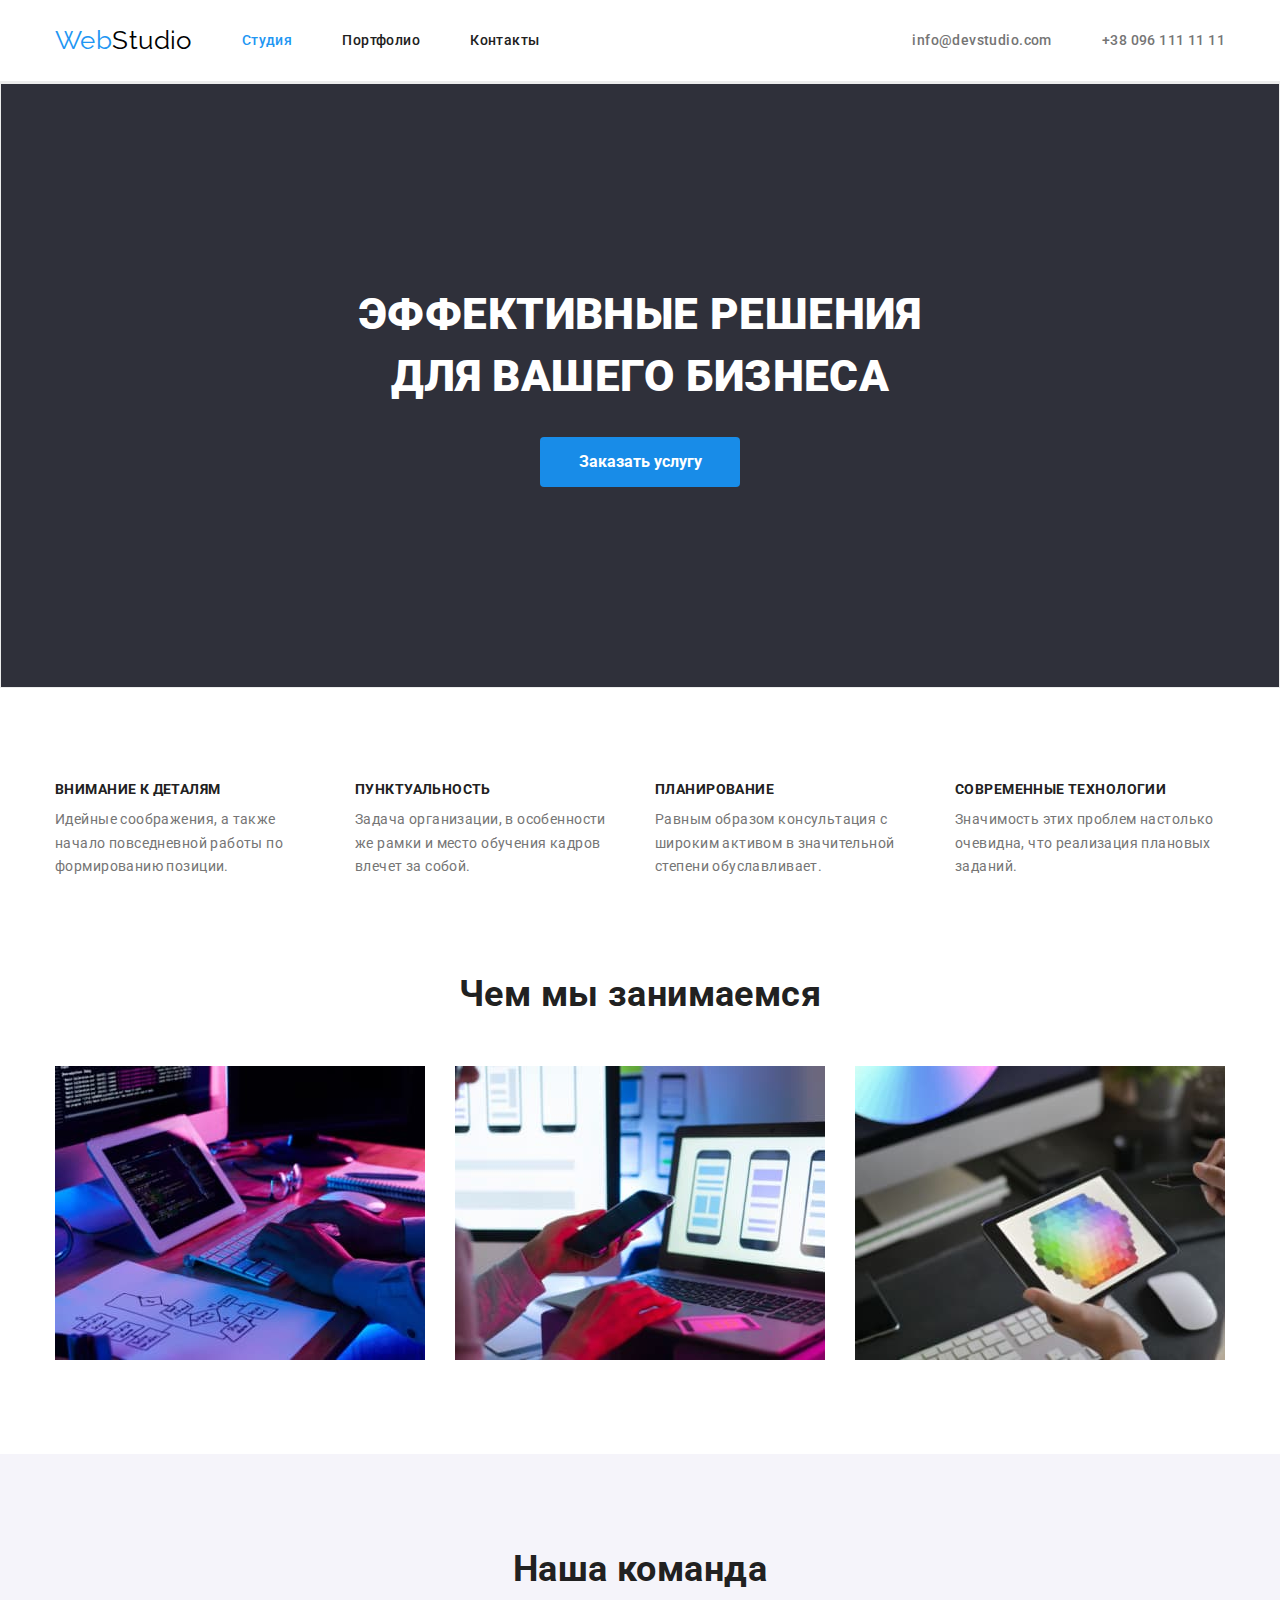
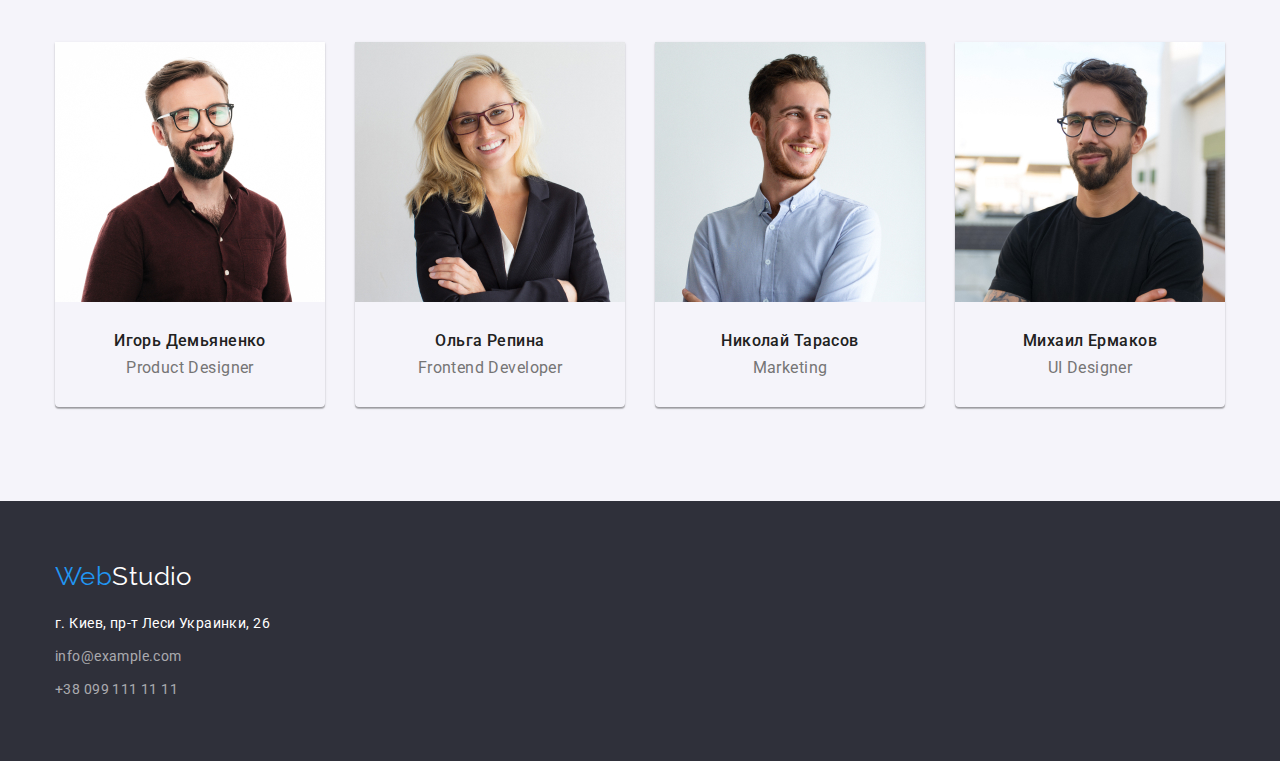
<file: index.html>
<!DOCTYPE html>
<html lang="ru">
  <head>
    <meta charset="UTF-8" />
    <meta http-equiv="X-UA-Compatible" content="IE=edge" />
    <meta name="viewport" content="width=device-width, initial-scale=1.0" />
    <title>Студия</title>
    <link rel="preconnect" href="https://fonts.googleapis.com" />
    <link rel="preconnect" href="https://fonts.gstatic.com" crossorigin />
    <link
      href="https://fonts.googleapis.com/css2?family=Raleway:wght@700&family=Roboto:wght@400;500;700;900&display=swap"
      rel="stylesheet"
    />
    <link
      rel="stylesheet"
      href="https://cdnjs.cloudflare.com/ajax/libs/modern-normalize/1.1.0/modern-normalize.min.css"
    />
    <link rel="stylesheet" href="./css/styles.css" />
  </head>
  <body class="body">
    <!--шапка профиля-->
    <header class="header">
      <div class="container header-container">
        <nav class="main-nav">
          <a href="./index.html" class="logo"
            ><span class="accent">Web</span>Studio</a
          >
          <ul class="site-nav list">
            <li class="item">
              <a href="./index.html" class="link-current link">Студия</a>
            </li>
            <li class="item">
              <a href="./portfolio.html" class="link"> Портфолио</a>
            </li>
            <li class="item"><a href="" class="link">Контакты</a></li>
          </ul>
        </nav>
        <ul class="auth-nav list">
          <li class="item">
            <a href="mailto:info@devstudio.com" class="mail"
              >info@devstudio.com</a
            >
          </li>
          <li class="item">
            <a href="tel:+380961111111" class="phone">+38 096 111 11 11</a>
          </li>
        </ul>
      </div>
    </header>
    <!--Герой-->
    <main>
      <section class="hero">
        <div class="container hero-container">
          <h1 class="hero-title">
            ЭФФЕКТИВНЫЕ РЕШЕНИЯ<br />
            ДЛЯ ВАШЕГО БИЗНЕСА
          </h1>
          <button type="button" class="hero-button">Заказать услугу</button>
        </div>
      </section>
      <!--Особенности-->
      <section class="section-feature">
        <div class="container">
          <ul class="feature-list list">
            <li class="item">
              <h3 class="title">Внимание к деталям</h3>
              <p>
                Идейные соображения, а также начало повседневной работы по
                формированию позиции.
              </p>
            </li>
            <li class="item">
              <h3 class="title">Пунктуальность</h3>
              <p>
                Задача организации, в особенности же рамки и место обучения
                кадров влечет за собой.
              </p>
            </li>
            <li class="item">
              <h3 class="title">Планирование</h3>
              <p>
                Равным образом консультация с широким активом в значительной
                степени обуславливает.
              </p>
            </li>
            <li class="item">
              <h3 class="title">Современные технологии</h3>
              <p>
                Значимость этих проблем настолько очевидна, что реализация
                плановых заданий.
              </p>
            </li>
          </ul>
        </div>
      </section>
      <!--чем мы занимаемся-->
      <section class="section works">
        <div class="container works-container">
          <h2 class="works-title">Чем мы занимаемся</h2>
          <ul class="works-list list">
            <li>
              <img
                src="./images-studio/box1.jpg"
                alt="создание сайтов"
                width="370"
                height="294"
              />
            </li>
            <li>
              <img
                src="./images-studio/box2.jpg"
                alt="десктоп версия"
                width="370"
                height="294"
              />
            </li>
            <li>
              <img
                src="./images-studio/box3.jpg"
                alt="мобильная игры"
                width="370"
                height="294"
              />
            </li>
          </ul>
        </div>
      </section>
      <!--наша команда-->

      <section class="section team">
        <div class="container team-container">
          <h2 class="team-title">Наша команда</h2>
          <ul class="team-list list">
            <li class="team-card">
              <img
                src="./images-studio/1.jpg"
                alt="мужчина в очках"
                width="270"
              />
              <div class="team-wrap">
                <h3 class="team-item">Игорь Демьяненко</h3>
                <p class="description">Product Designer</p>
              </div>
            </li>
            <li class="team-card">
              <img
                src="./images-studio/2.jpg"
                alt="девушка блондинка"
                width="270"
              />
              <div class="team-wrap">
                <h3 class="team-item">Ольга Репина</h3>
                <p class="description">Frontend Developer</p>
              </div>
            </li>
            <li class="team-card">
              <img
                src="./images-studio/3.jpg"
                alt="парень в рубашке"
                width="270"
              />
              <div class="team-wrap">
                <h3 class="team-item">Николай Тарасов</h3>
                <p class="description">Marketing</p>
              </div>
            </li>
            <li class="team-card">
              <img
                src="./images-studio/4.jpg"
                alt="мужчина в очках"
                width="270"
              />
              <div class="team-wrap">
                <h3 class="team-item">Михаил Ермаков</h3>
                <p class="description">UI Designer</p>
              </div>
            </li>
          </ul>
        </div>
      </section>
    </main>
    <!-- подвал-->
    <footer class="footer">
      <div class="container">
        <a href="/" class="logo"><span class="accent">Web</span>Studio</a>
        <address>
          <p class="footer-address">г. Киев, пр-т Леси Украинки, 26</p>
          <a href="mailto:info@example.com" class="footer-mail"
            >info@example.com</a
          >
          <a href="tel:+380991111111" class="footer-phone">+38 099 111 11 11</a>
        </address>
      </div>
    </footer>
  </body>
</html>
</file>
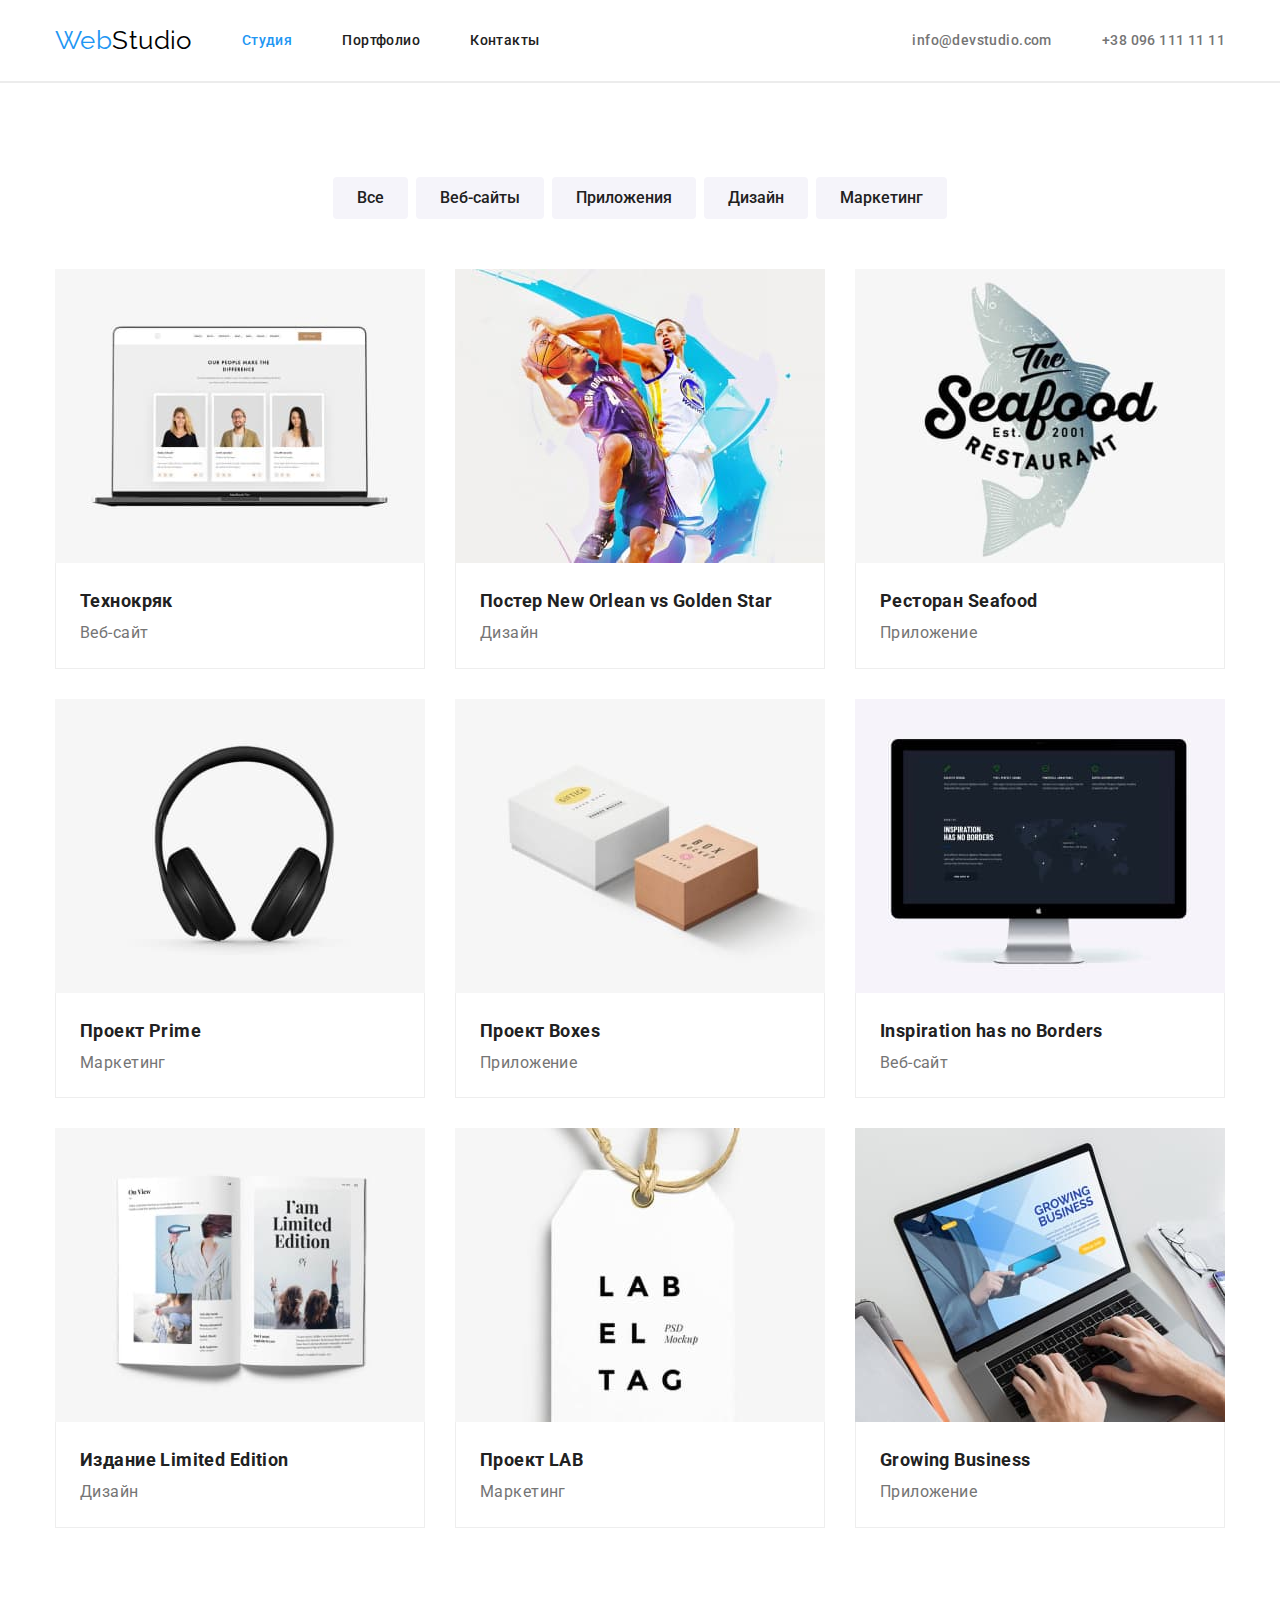
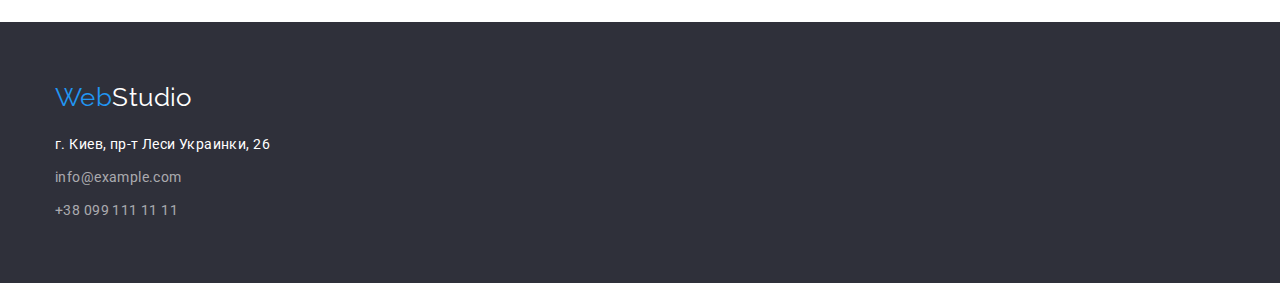
<file: portfolio.html>
<!DOCTYPE html>
<html lang="ru">
  <head>
    <meta charset="UTF-8" />
    <meta http-equiv="X-UA-Compatible" content="IE=edge" />
    <meta name="viewport" content="width=device-width, initial-scale=1.0" />
    <title>Портфолио</title>
    <link rel="preconnect" href="https://fonts.googleapis.com" />
    <link rel="preconnect" href="https://fonts.gstatic.com" crossorigin />
    <link
      href="https://fonts.googleapis.com/css2?family=Raleway:wght@700&family=Roboto:wght@400;500;700;900&display=swap"
      rel="stylesheet"
    />
    <link
      rel="stylesheet"
      href="https://cdnjs.cloudflare.com/ajax/libs/modern-normalize/1.1.0/modern-normalize.min.css"
    />
    <link rel="stylesheet" href="./css/styles.css" />
  </head>

  <body class="body">
    <!---------------------------------------шапка профиля-->
    <header class="header">
      <div class="container header-container">
        <nav class="main-nav">
          <a href="./index.html" class="logo"
            ><span class="accent">Web</span>Studio</a
          >
          <ul class="site-nav list">
            <li class="item">
              <a href="./index.html" class="link-current link">Студия</a>
            </li>
            <li class="item">
              <a href="./portfolio.html" class="link"> Портфолио</a>
            </li>
            <li class="item"><a href="" class="link">Контакты</a></li>
          </ul>
        </nav>
        <ul class="auth-nav list">
          <li class="item">
            <a href="mailto:info@devstudio.com" class="mail"
              >info@devstudio.com</a
            >
          </li>
          <li class="item">
            <a href="tel:+380961111111" class="phone">+38 096 111 11 11</a>
          </li>
        </ul>
      </div>
    </header>
    <!--------------------кнопки-->
    <main>
      <section class="section filter">
        <div class="container filter">
          <ul class="buttons-filter list">
            <li class="btn-item"><button type="button" class="buttons">Все</button></li>
            <li class="btn-item"><button type="button" class="buttons">Веб-сайты</button></li>
            <li class="btn-item"><button type="button" class="buttons">Приложения</button></li>
            <li class="btn-item"><button type="button" class="buttons">Дизайн</button></li>
            <li class="btn-item"><button type="button" class="buttons">Маркетинг</button></li>
          </ul>
        </div>
      <!---------------------------------FILTER-->
        <div class="container filter-container">
          <ul class="filter-list list">
            <li class="filter-item">
              <img
                src="./images-portfolio/img-7.jpg"
                alt="магазин техники"
                width="370"
              />
              <div class="filter-wrap">
                <h3 class="title">Технокряк</h3>
                <p>Веб-сайт</p>
              </div>
            </li>
            <li class="filter-item">
              <img src="./images-portfolio/img-8.jpg" alt="NBA" width="370" />
              <div class="filter-wrap">
                <h3 class="title">Постер New Orlean vs Golden Star</h3>
                <p>Дизайн</p>
              </div>
            </li>
            <li class="filter-item">
              <img
                src="./images-portfolio/img-9.jpg"
                alt="тарелка с рыбой"
                width="370"
              />
              <div class="filter-wrap">
                <h3 class="title">Ресторан Seafood</h3>
                <p>Приложение</p>
              </div>
            </li>
            <li class="filter-item">
              <img
                src="./images-portfolio/img-10.jpg"
                alt="наушники"
                width="370"
              />
              <div class="filter-wrap">
                <h3 class="title">Проект Prime</h3>
                <p>Маркетинг</p>
              </div>
            </li>
            <li class="filter-item">
              <img
                src="./images-portfolio/img-11.jpg"
                alt="peper box"
                width="370"
              />
              <div class="filter-wrap">
                <h3 class="title">Проект Boxes</h3>
                <p>Приложение</p>
              </div>
            </li>
            <li class="filter-item">
              <img
                src="./images-portfolio/img-12.jpg"
                alt="wallpapers travel"
                width="370"
              />
              <div class="filter-wrap">
                <h3 class="title">Inspiration has no Borders</h3>
                <p>Веб-сайт</p>
              </div>
            </li>
            <li class="filter-item">
              <img
                src="./images-portfolio/img-13.jpg"
                alt="magazine"
                width="370"
              />
              <div class="filter-wrap">
                <h3 class="title">Издание Limited Edition</h3>
                <p>Дизайн</p>
              </div>
            </li>
            <li class="filter-item">
              <img src="./images-portfolio/img-14.jpg" alt="lab" width="370" />
              <div class="filter-wrap">
                <h3 class="title">Проект LAB</h3>
                <p>Маркетинг</p>
              </div>
            </li>
            <li class="filter-item"><a>
              <img src="./images-portfolio/img-15.jpg" alt="370" width="370" />
              <div class="filter-wrap">
                <h3 class="title">Growing Business</h3>
                <p>Приложение</p></a>
              </div>
            </li>
          </ul>
        </div>
      </section>
    </main>
    <!-- -----------------------------footer -->
    <footer class="footer">
      <div class="container">
        <a href="/" class="logo"><span class="accent">Web</span>Studio</a>
        <address>
          <p class="footer-address">г. Киев, пр-т Леси Украинки, 26</p>
          <a href="mailto:info@example.com" class="footer-mail"
            >info@example.com</a
          >
          <a href="tel:+380991111111" class="footer-phone">+38 099 111 11 11</a>
        </address>
      </div>
    </footer>
  </body>
</html>
</file>
<file: css/styles.css>
:root {
  --primary-text-color: #757575;
  --title-text-color: #212121;
  --accent-color: #2196f3;
  --background-button: #188ce8;
  --white-color: #ffffff;

  --background-color: #e5e5e5;
  --hero-background-color: #2f303a;
  --second-accent-color: #000000;
  --filter-background: #f5f4fa;
}

html {
  box-sizing: border-box;
}
*,
*::after,
*::before {
  box-sizing: inherit;
}
body {
  background-color: var(--white-color);
  color: var(--primary-text-color);

  font-family: Roboto, sans-serif;
  letter-spacing: 0.03em;
  font-weight: 400;
  font-size: 14px;
  line-height: 1.7;
}
/* ------утилиты----- */
.list {
  list-style: none;
  padding: 0;
  margin: 0;
}
h1,h2,h3,h4,p,ul{
margin-top: 0;
margin-bottom: 0;
}
img {
  display: block;
}

/* ----------conteiner--------------- */
.container {
  width: 1200px;
  padding-left: 15px;
  padding-right: 15px;
  margin-left: auto;
  margin-right: auto;
}
/* site nav */
.logo {
  color: var(--second-accent-color);
  font-family: Raleway, cursive;
  font-size: 26px;
  line-height: 1.2;
  text-decoration: none;
}
.logo:hover {
  color: var(--accent-color);
}
.accent {
  color: var(--accent-color);
}
/* ----------HEDER-------- */
.header-container {
  display: flex;
  justify-content: space-between;
  
  
  
}
.header {
  padding-top: 25px;
  padding-bottom: 25px;
  border-bottom: 2px solid #ECECEC;
}
/* ------------main  NAV----------------- */
.main-nav {
  display: flex;
  align-items: center;
  /* margin: auto; */
}
/* ------------SITE NAV----------------- */
.site-nav {
  display: flex;
  justify-content: space-between;
}

.site-nav .item {
  margin-left: 50px;
}
.site-nav .link {
  display: block;
  
}

.site-nav .link,
.auth-nav .mail,
.auth-nav .phone,
.site-nav .link-current {
  color: var(--title-text-color);
  font-weight: 500;
  font-size: 14px;
  line-height: 1.2;
  text-decoration: none;
}
.site-nav .link-current {
  color: var(--accent-color);
}

.site-nav .link:hover,
.site-nav .link:focus,
.link-current:hover,
.link-current:focus {
  color: var(--accent-color);
}
/* ------------AUTH-NAV----------------- */
.auth-nav {
  display: flex;
  margin-left: auto;
  align-items: center;
}
.auth-nav .item + .item {
  margin-left: 50px;
}
.auth-nav .mail,
.auth-nav .phone {
  color: var(--primary-text-color);
  text-decoration: none;
}
.auth-nav .mail:focus,
.auth-nav .phone:focus,
.auth-nav .mail:hover,
.auth-nav .phone:hover {
  color: var(--accent-color);
}

/* ------------HERO----------------- */
.hero {
  display: flex;
  padding-top: 0;
  text-align: center;
  padding-top: 200px;
  padding-bottom: 200px;
  background-color: var(--hero-background-color);
  border: 1px solid #ECECEC;
}
.hero-title {
  margin-top: 0;
  margin-bottom: 30px;
  color: var(--white-color);
  background-color: var(--hero-background-color);
  font-weight: 900;
  font-size: 44px;
  line-height: 1.4;
  text-align: center;
}
.hero-button {
  display: inline-block;
  border-radius: 4px;
  border: 4px transparent;
  /* padding: 10px 32px; */
  color: var(--white-color);
  background-color: var(--background-button);
  width: 200px;
  height: 50px;
  font-family: inherit;
  font-weight: 700;
  font-size: 16px;
  line-height: 1.8;
  cursor: pointer;
}
.hero-button:hover,
.hero-button:focus {
  color: var(--accent-color);
  background-color: var(--white-color);
}

/* ------------SECTION----------------- */
.section {
padding: 94px 0px;

} 
.section .title {
  color: var(--title-text-color);
  font-weight: 700;
  font-size: 14px;
  line-height: 1.1;
}

/* ---------------FETURES-------------- */
.section-feature {
padding: 94px 0px;
}
.feature-list .title {
  color: var(--title-text-color);
  font-weight: 700;
  font-size: 14px;
  line-height: 1.1;
  text-transform: uppercase;
  margin-bottom: 10px;
}
.feature-list {
  display: flex;
  flex-direction: row;
  flex-wrap: nowrap; 
}
.feature-list .item {
  width: 270px;
  margin-right: 30px;
}
  .feature-list .item:last-child {
  margin-right: 0px;
}
/* ---------------WORK -------------- */
.works {
padding-top: 0px;
}
.works-title,
.team-title {
  color: var(--title-text-color);
  font-weight: 700;
  font-size: 36px;
  line-height: 1.2;
  text-align: center;
  margin-bottom: 50px;
}
.works-list {
  display: flex;
  justify-content: space-between;
}
/* ------------TEAM--------- */
.team {
  display: flex;
  padding-top: 94px;
  padding-bottom: 94px;
  background-color: #F5F4FA;
  margin-bottom: 0;
}
.team-card {
  margin-right: 30px;
  border-radius: 0px 0px 4px 4px;
  box-shadow: 0px 1px 3px
   rgba(0, 0, 0, 0.12),
   0px 1px 1px rgba(0, 0, 0, 0.14),
    0px 2px 1px rgba(0, 0, 0, 0.2);
}
.team-card:last-child {
  margin-right: 0px;
}
.team-list {
  display: flex;
}
.team-wrap {
  border-radius: 0px 0px 4px 4px;
  padding-top: 30px;
  padding-bottom: 30px;
}
.team-item {
  color: var(--title-text-color);
  font-weight: 500;
  font-size: 16px;
  line-height: 1.1;
  margin-bottom: 10px;
  text-align: center;
}
.description {
  font-size: 16px;
  line-height: 1.1;
  text-align: center;
}
/* ---------------FOOTER-------------- */
.footer {
  background-color: var(--hero-background-color);
  padding-top: 60px;
  padding-bottom: 60px;
}
.footer .logo {
  color: var(--white-color);
  margin-bottom: 20px;
  display: flex;
  text-decoration: none;
}
.footer .logo:hover {
  color: var(--accent-color);
}
.footer-address,
.footer-mail,
.footer-phone {
  color: var(--white-color);
  font-style: normal;

  font-size: 14px;
  line-height: 1.7;
}
.footer-mail,
.footer-phone {
  color: rgba(255, 255, 255, 0.6);
  display: block;
  text-decoration: none;
}
.footer-mail:hover,
.footer-phone:hover,
.footer-mail:focus,
.footer-phone:focus {
  color: var(--accent-color);
}
.footer-address,
.footer-mail {
  margin-bottom: 9px;
}

/* ------PORTFOLIO------------- */
.buttons {
  color: var(--title-text-color);
  background-color: var(--filter-background);
  font-family: inherit;
  font-weight: 500;
  font-size: 16px;
  line-height: 1.6;
   padding: 6px 22px;
  border-radius: 4px;
  border-color: transparent;
  min-height: 38px;
  cursor: pointer;
}
.btn-item {
  margin-right: 8px;
}
.btn-item:last-child {
  margin-right: 0px;
}
.buttons:hover,
.buttons:focus {
  color: var(--white-color);
  background-color: var(--accent-color);
}
.buttons-filter {
  display: flex;
  justify-content: center;
  margin-bottom: 50px;
}

/* ----------------FILTER----------- */
.filter-list .title {
  color: var(--title-text-color);
  font-weight: 700;
  font-size: 18px;
  line-height: 2;
}
.filter-container {
  display: flex;
  flex-wrap: wrap;
}
.filter-wrap {
  padding: 20px 24px;
  border: 1px solid #EEEEEE;
  border-top: 0px;
}
.filter-list {
  display: flex;
  flex-wrap: wrap;
}
.filter-item {
  width: 370px;
  font-size: 16px;
  line-height: 1.8;
  margin-right: 30px;
  margin-bottom: 30px;
  width: 370px;
  width: calc((100% - 2 * 30px) / 3);
}
.filter-item:nth-child(3n) {
  margin-right: 0;
}
.filter-item:nth-last-child(-n + 3) {
  margin-bottom: 0;
}
</file>
